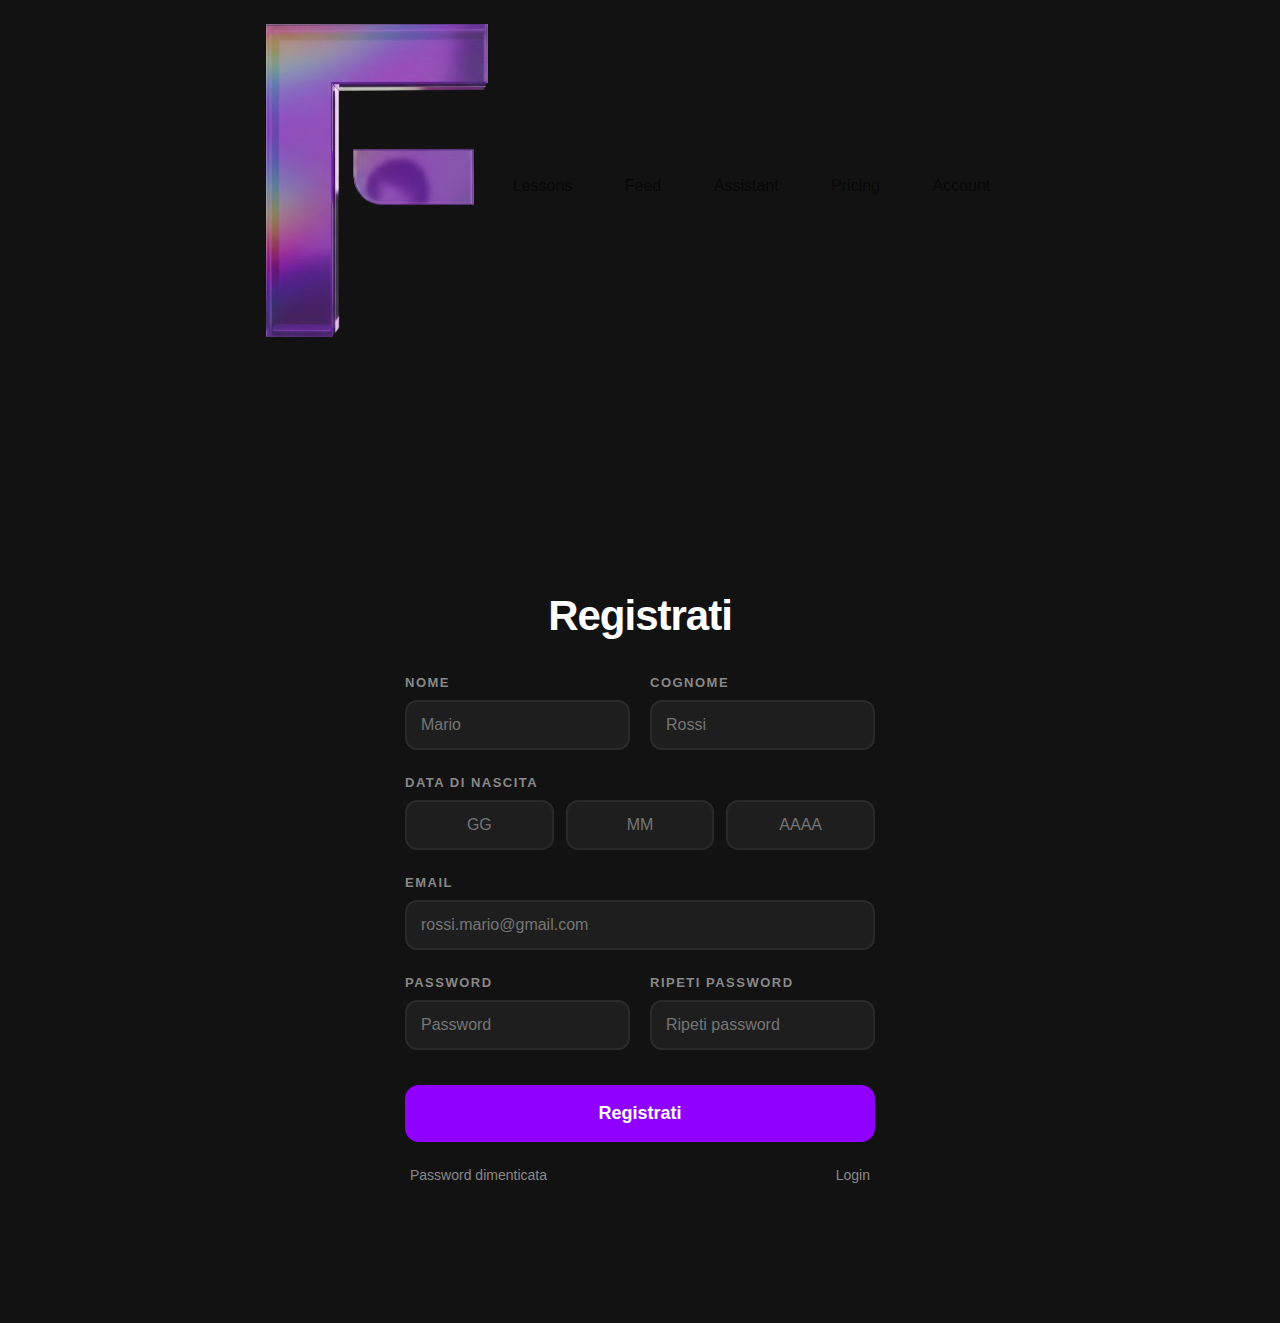
<file: html/registrati.html>
<!DOCTYPE html>
<html lang="it">
<head>
    <meta charset="UTF-8">
    <meta name="viewport" content="width=device-width, initial-scale=1.0">
    <title>Login</title>

    <link rel="stylesheet" href="../css/navbar.css">
    <link rel="stylesheet" href="../css/colori.css">
    <link rel="stylesheet" href="../css/registrati.css">

    <link rel="icon" href="../logo/Gemini_Generated_Image_4a7n3m4a7n3m4a7n-removebg-preview.png">
</head>
<body>

    <!-- Header -->
    <header class="topbar">
    
        <div class="logo">
            <a href="../index.html">
                <img src="../logo/Gemini_Generated_Image_4a7n3m4a7n3m4a7n-removebg-preview.png" alt="Logo Finencial">
            </a>
        </div>

        <button class="hamburger" aria-label="Apri menu">
            <span></span>
            <span></span>
            <span></span>
        </button>

        <nav class="nav-links">
            <a href="nav-link/homepage.html">Lessons</a>
            <a href="nav-link/feed.html">Feed</a>
            <a href="nav-link/assistant.html">Assistant</a>
            <a href="nav-link/pricing.html">Pricing</a>
            <a href="#">Account</a>
        </nav>
    </header>



    <div class="box">
    <h1>Registrati</h1>
    
    <form id="registerForm">
        <div class="info">
            <div class="inputBox">
                <span>Nome</span>
                <input type="text" id="nome" required placeholder="Mario">
            </div>
            <div class="inputBox">
                <span>Cognome</span>
                <input type="text" id="cognome" required placeholder="Rossi">
            </div>
        </div>

        <div class="info">
            <div class="inputBox birth-group">
                <span>Data di nascita</span>
                <div class="birth-inputs">
                    <input type="number" id="day" placeholder="GG" min="1" max="31" required>
                    <input type="number" id="month" placeholder="MM" min="1" max="12" required>
                    <input type="number" id="year" placeholder="AAAA" min="1900" max="2026" required>
                </div>
            </div>
        </div>

        <div class="inputBox">
            <span>Email</span>
            <input type="email" id="email" required placeholder="rossi.mario@gmail.com">
        </div>

        <div class="info">
            <div class="inputBox">
                <span>Password</span>
                <input type="password" id="password" required placeholder="Password">
            </div>
            <div class="inputBox">
                <span>Ripeti Password</span>
                <input type="password" id="confirmPassword" required placeholder="Ripeti password">
            </div>
        </div>

        <p id="error-msg" style="color: #ff4d4d; font-size: 14px; margin-top: 10px; display: none;"></p>

        <input type="submit" value="Registrati" class="Login">
    </form>

    <div class="links">
        <a href="#">Password dimenticata</a>
        <a href="login.html">Login</a>
    </div>
</div>


    <script src="../js/navbar.js"></script>
    <script>
        document.getElementById('registerForm').addEventListener('submit', function(event) {
        // Riferimenti ai campi
        const pass = document.getElementById('password').value;
        const confirmPass = document.getElementById('confirmPassword').value;
        const errorMsg = document.getElementById('error-msg');

        // Reset del messaggio di errore
        errorMsg.style.display = 'none';

        // Controllo uguaglianza password
        if (pass !== confirmPass) {
            event.preventDefault(); // Blocca l'invio del form
            errorMsg.innerText = "Le password non coincidono!";
            errorMsg.style.display = 'block';

            // Opzionale: evidenzia i bordi in rosso
            document.getElementById('confirmPassword').style.borderColor = "#ff4d4d";
        } else {
            // Se tutto è ok, puoi procedere (es. invio dati al server)
            alert("Registrazione effettuata con successo!");
        }
        });
    </script>

    
</body>
</html>
</file>
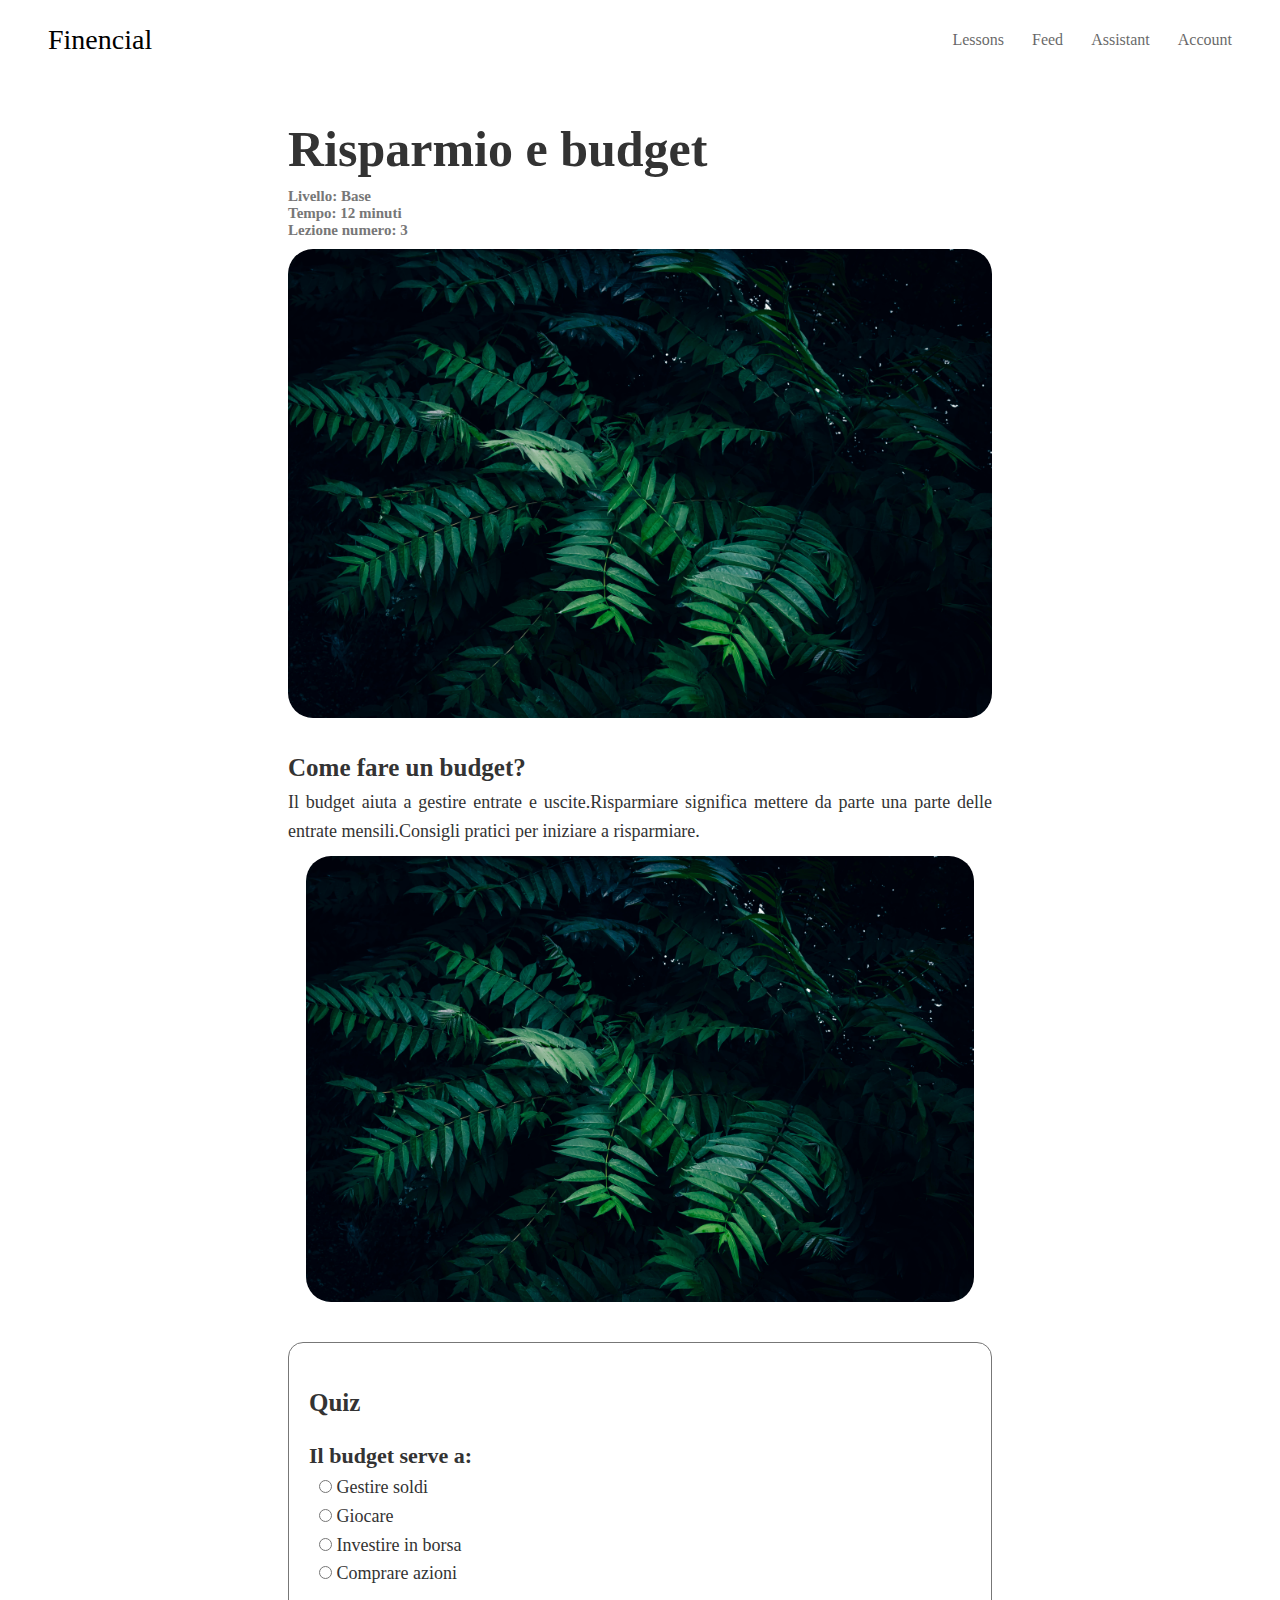
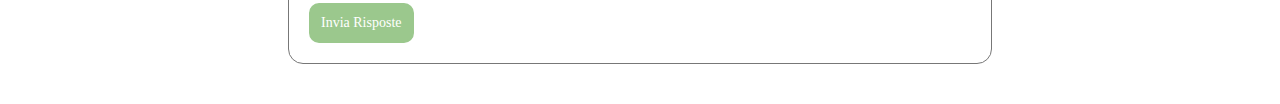
<file: html/Lezioni/lezione_3.html>
<!DOCTYPE html>
<html lang="it">
<head>
    <meta charset="UTF-8">
    <meta name="viewport" content="width=device-width, initial-scale=1.0">
    <title>Risparmio e budget</title>
    <link rel="stylesheet" href="../../css/style.css">
    <link rel="stylesheet" href="../../css/lezioni.css">
</head>
<body>
    <!-- Header -->
    <header class="topbar">
        <div class="logo">Finencial</div>
        <nav>
            <a href="../nav-link/homepage.html">Lessons</a>
            <a href="../nav-link/feed.html">Feed</a>
            <a href="../nav-link/assistant.html">Assistant</a>
            <a href="../nav-link/account.html">Account</a>
        </nav>
    </header>
    <main>
    <!-- Articolo -->
    <div class="articolo">
        <div class="headerLezione">
            <h1>Risparmio e budget</h1>
            <h3>Livello: Base</h3>
            <h3>Tempo: 12 minuti</h3>
            <h3>Lezione numero: 3</h3>
            <img src="../../img/lezione3/intro.jpg" alt="immagine lezione">
        </div>
        <div class="contenutoLezione">
          <h2>Come fare un budget?</h2>
          <p>Il budget aiuta a gestire entrate e uscite.<img1>Risparmiare significa mettere da parte una parte delle entrate mensili.<vid1>Consigli pratici per iniziare a risparmiare.</p>
          <img src="../../img/lezione3/intro.jpg" alt="Esempio di budget mensile">
        <div class="domande">
            <h2>Quiz</h2>
            <form id="quizForm">
            <div class="domanda">
                <h3>Il budget serve a:</h3>
                    <label><input type="radio" name="q1" value="0"> Gestire soldi</label><br>
                    <label><input type="radio" name="q1" value="1"> Giocare</label><br>
                    <label><input type="radio" name="q1" value="2"> Investire in borsa</label><br>
                    <label><input type="radio" name="q1" value="3"> Comprare azioni</label><br>
            </div>
                <button type="submit" onclick="checkQuiz()">Invia Risposte</button>
            </form>
        </div>
        </div>
    </main>
    <script>
        function checkQuiz() {
            event.preventDefault();
            let score = 0;
            const totalQuestions = document.querySelectorAll('.domanda').length;
            document.querySelectorAll('.domanda').forEach(q => {
                const selected = q.querySelector('input:checked');
                if (selected && parseInt(selected.value) === 0) score++;
            });
            alert(`Hai risposto correttamente a ${score} su ${totalQuestions} domande.`);
            if (score === totalQuestions) window.location.href = "../nav-link/homepage.html";
        }
    </script>
</body>
</html>
</file>
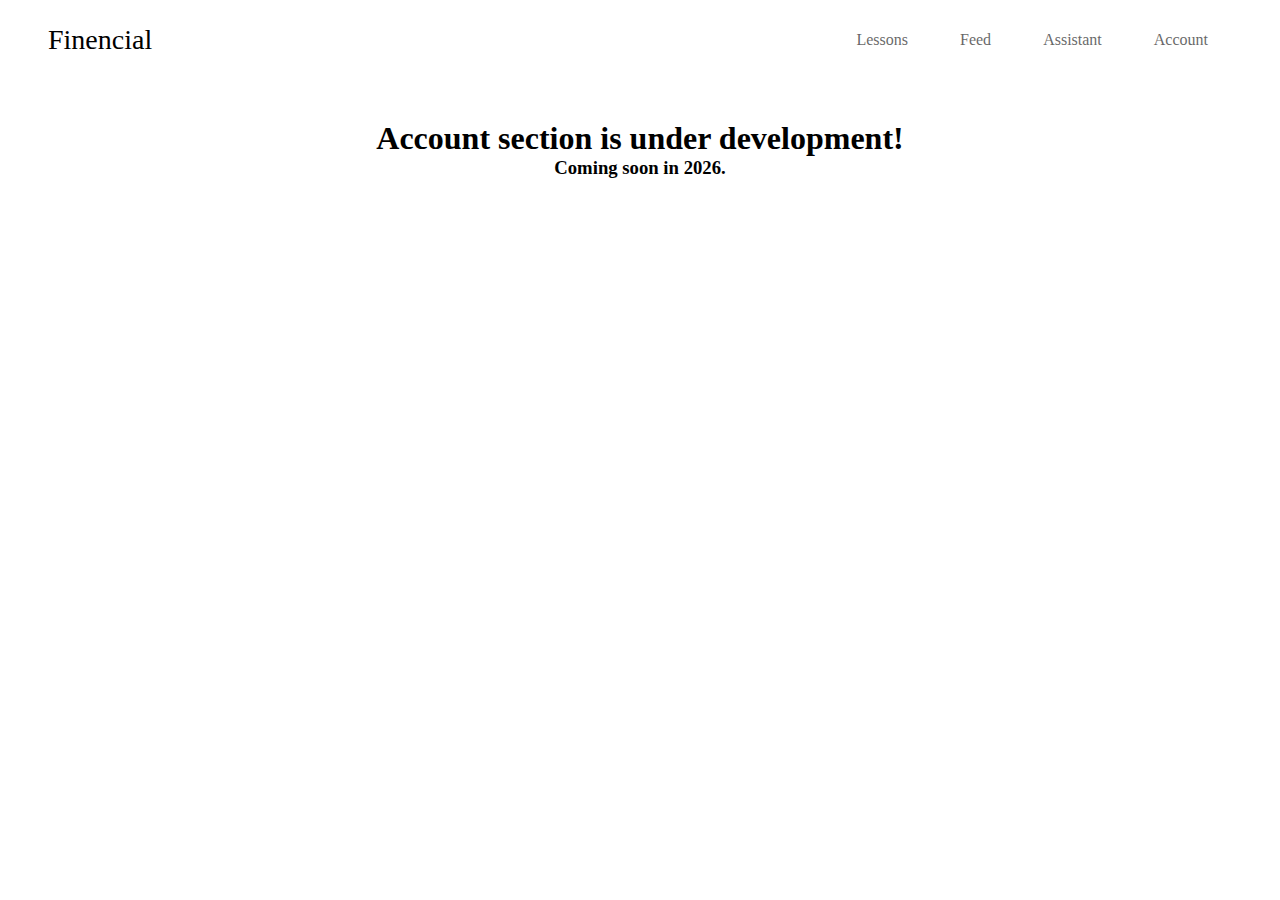
<file: html/nav-link/account.html>
<!DOCTYPE html>
<html lang="en">
<head>
  <meta charset="UTF-8" />
  <title>Finencial - Account</title>
  <meta name="viewport" content="width=device-width, initial-scale=1.0" />
  <link rel="stylesheet" href="../../css/nav-link/homepagestyle.css">
  <link rel="stylesheet" href="../../css/navbar.css">
</head>
<body>

  <!-- Header -->
  <header class="topbar">
    <div class="logo">Finencial</div>

    <button class="hamburger" aria-label="Apri menu">
      <span></span>
      <span></span>
      <span></span>
    </button>

    <nav class="nav-links">
      <a href="homepage.html">Lessons</a>
      <a href="feed.html">Feed</a>
      <a href="assistant.html">Assistant</a>
      <a class="active" href="#">Account</a>
    </nav>
  </header>

  <main>
   <section>
     <div class="container">
      <h1>Account section is under development!</h1>
      <h3>Coming soon in 2026.</h3>
     </div>
   </section>
  </main>

</body>
</html>
</file>
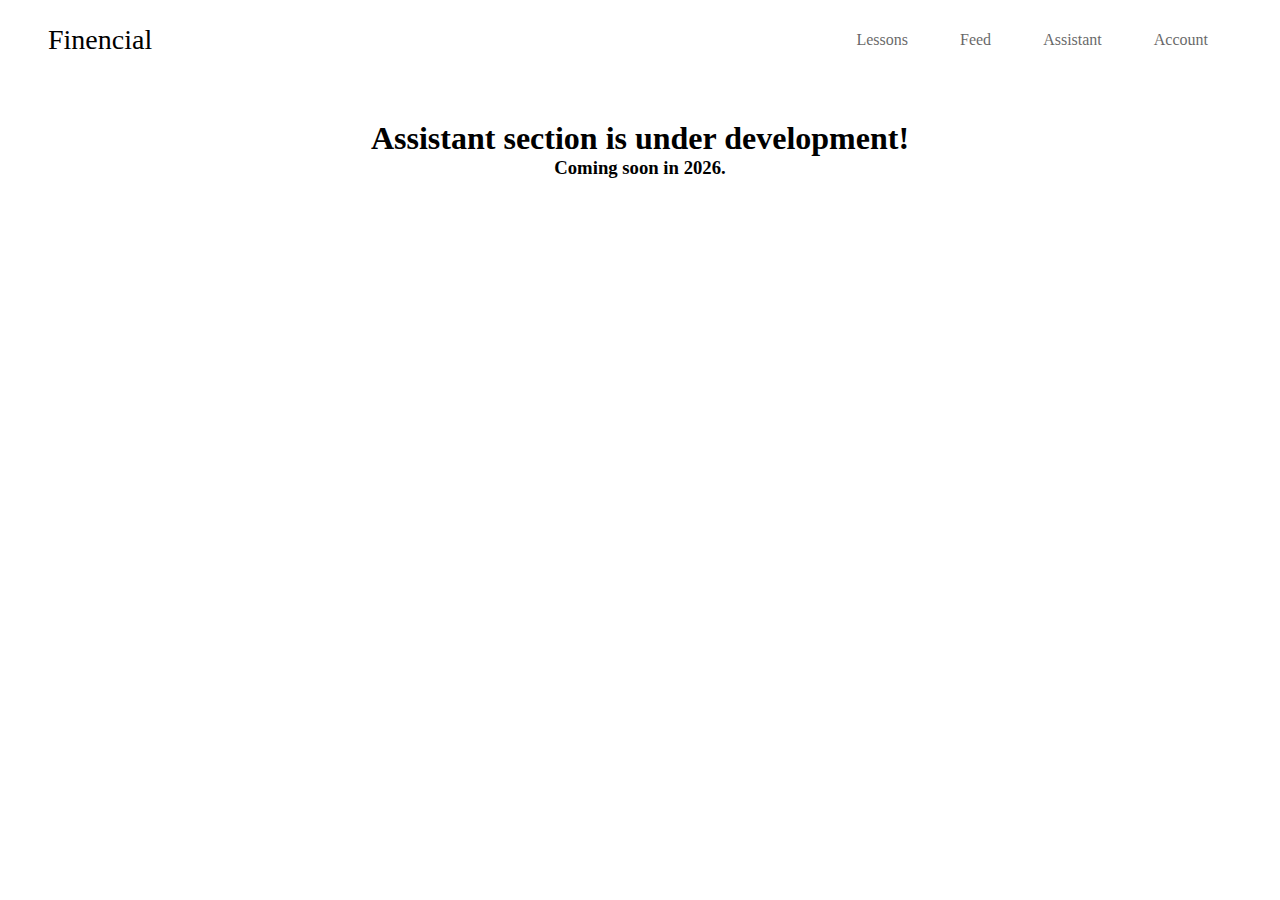
<file: html/nav-link/assistant.html>
<!DOCTYPE html>
<html lang="en">
<head>
  <meta charset="UTF-8" />
  <title>Finencial - Assistant</title>
  <meta name="viewport" content="width=device-width, initial-scale=1.0" />
  <link rel="stylesheet" href="../../css/nav-link/homepagestyle.css">
  <link rel="stylesheet" href="../../css/navbar.css">
</head>
<body>

  <!-- Header -->
  <header class="topbar">
    <div class="logo">Finencial</div>

    <button class="hamburger" aria-label="Apri menu">
      <span></span>
      <span></span>
      <span></span>
    </button>

    <nav class="nav-links">
      <a href="homepage.html">Lessons</a>
      <a href="feed.html">Feed</a>
      <a class="active" href="#">Assistant</a>
      <a href="../login.html">Account</a>
    </nav>
  </header>

  <main>
   <section>
     <div class="container">
      <h1>Assistant section is under development!</h1>
      <h3>Coming soon in 2026.</h3>
     </div>
   </section>
  </main>

  <script src="../../js/navbar.js"></script>

</body>
</html>
</file>
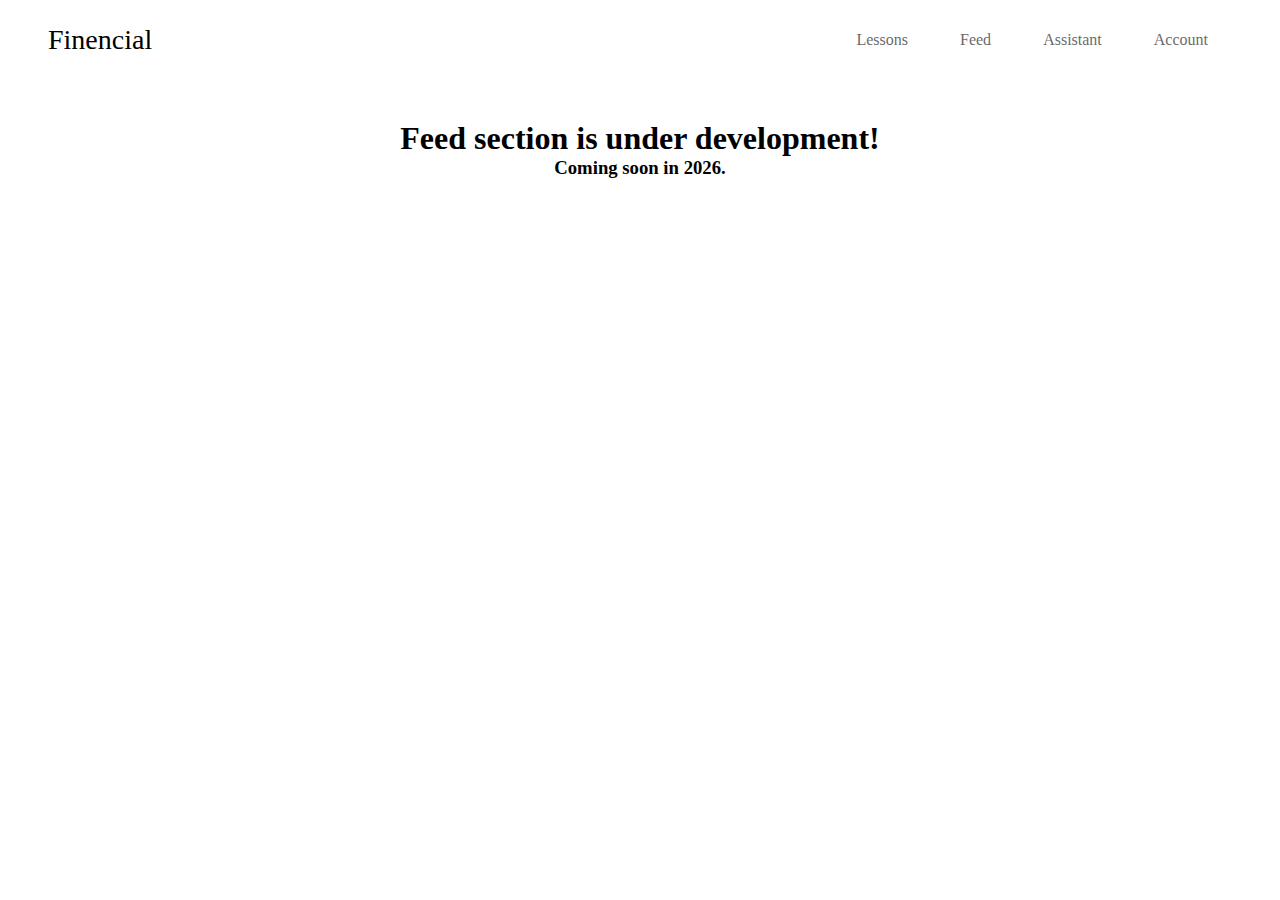
<file: html/nav-link/feed.html>
<!DOCTYPE html>
<html lang="en">
<head>
  <meta charset="UTF-8" />
  <title>Finencial - Feed</title>
  <meta name="viewport" content="width=device-width, initial-scale=1.0" />
  <link rel="stylesheet" href="../../css/nav-link/homepagestyle.css">
  <link rel="stylesheet" href="../../css/navbar.css">
</head>
<body>

  <!-- Header -->
  <header class="topbar">
    <div class="logo">Finencial</div>

    <button class="hamburger" aria-label="Apri menu">
      <span></span>
      <span></span>
      <span></span>
    </button>

    <nav class="nav-links">
      <a href="homepage.html">Lessons</a>
      <a class="active" href="#">Feed</a>
      <a href="assistant.html">Assistant</a>
      <a href="../login.html">Account</a>
    </nav>
  </header>

  <main>
   <section>
     <div class="container">
      <h1>Feed section is under development!</h1>
      <h3>Coming soon in 2026.</h3>
     </div>
   </section>
  </main>

  <script src="../../js/navbar.js"></script>

</body>
</html>
</file>
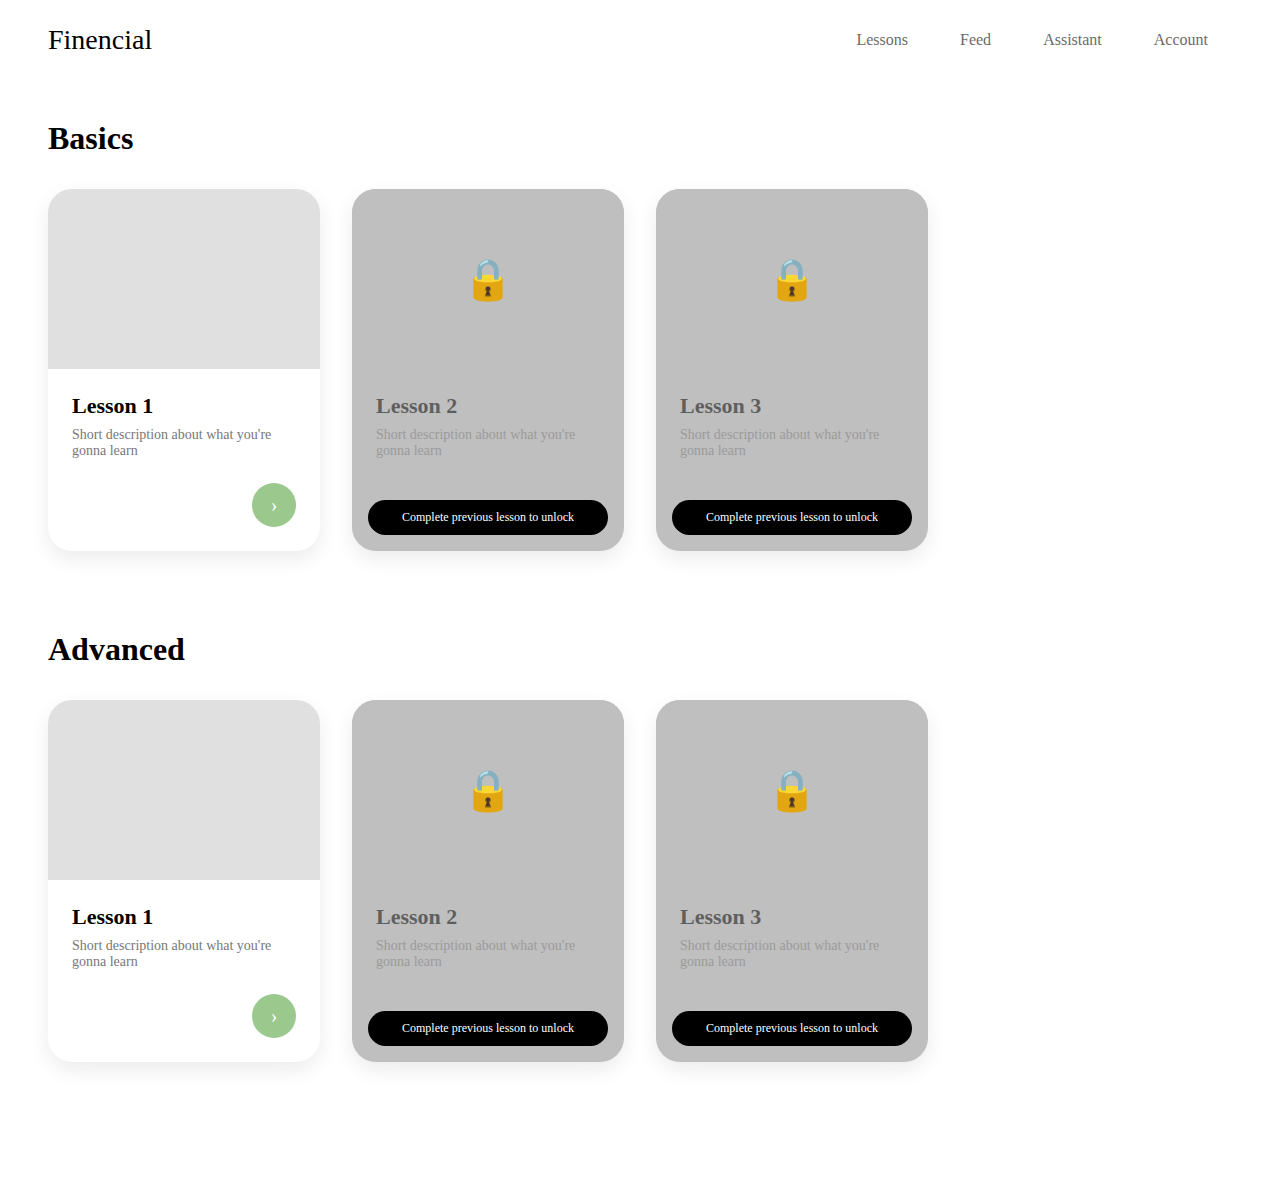
<file: html/nav-link/homepage.html>
<!DOCTYPE html>
<html lang="en">
<head>
  <meta charset="UTF-8" />
  <title>Finencial - Homepage</title>
  <meta name="viewport" content="width=device-width, initial-scale=1.0" />
  <link rel="stylesheet" href="../../css/nav-link/homepagestyle.css">
  <link rel="stylesheet" href="../../css/navbar.css">
</head>
<body>

  <!-- Header -->
  <header class="topbar">
    <div class="logo">Finencial</div>

    <button class="hamburger" aria-label="Apri menu">
      <span></span>
      <span></span>
      <span></span>
    </button>

    <nav class="nav-links">
      <a href="#">Lessons</a>
      <a href="feed.html">Feed</a>
      <a href="assistant.html">Assistant</a>
      <a href="../login.html">Account</a>
    </nav>
  </header>

  <main>
    <!-- BASICS -->
    <section>
      <h2>Basics</h2>

      <div class="cards">
        <!-- Unlocked -->
        <div class="card">
          <div class="card-image"></div>
          <div class="card-body">
            <h3>Lesson 1</h3>
            <p>Short description about what you're gonna learn</p>
             <div class="card-actions">
              <button class="next-btn" onclick="window.location.href='../Lezioni/lezione_1.html'">›</button>
            </div>
          </div>
        </div>

        <!-- Locked -->
        <div class="card locked">
          <div class="card-image lock">
            🔒
          </div>
          <div class="card-body">
            <h3>Lesson 2</h3>
            <p>Short description about what you're gonna learn</p>
          </div>
          <div class="locked-banner">
            Complete previous lesson to unlock
          </div>
        </div>

        <!-- Locked -->
        <div class="card locked">
          <div class="card-image lock">
            🔒
          </div>
          <div class="card-body">
            <h3>Lesson 3</h3>
            <p>Short description about what you're gonna learn</p>
          </div>
          <div class="locked-banner">
            Complete previous lesson to unlock
          </div>
        </div>
      </div>
    </section>

    <!-- ADVANCED -->
    <section>
      <h2>Advanced</h2>

      <div class="cards">
        <div class="card">
          <div class="card-image"></div>
          <div class="card-body">
            <h3>Lesson 1</h3>
            <p>Short description about what you're gonna learn</p>
            <div class="card-actions">
              <button class="next-btn" onclick="window.location.href='../Lezioni/lezione_3.html'">›</button>
            </div>
          </div>
        </div>

        <div class="card locked">
          <div class="card-image lock">
            🔒
          </div>
          <div class="card-body">
            <h3>Lesson 2</h3>
            <p>Short description about what you're gonna learn</p>
          </div>
          <div class="locked-banner">
            Complete previous lesson to unlock
          </div>
        </div>

        <div class="card locked">
          <div class="card-image lock">
            🔒
          </div>
          <div class="card-body">
            <h3>Lesson 3</h3>
            <p>Short description about what you're gonna learn</p>
          </div>
          <div class="locked-banner">
            Complete previous lesson to unlock
          </div>
        </div>
      </div>
    </section>
  </main>

  <script src="../../js/navbar.js"></script>

</body>
</html>
</file>
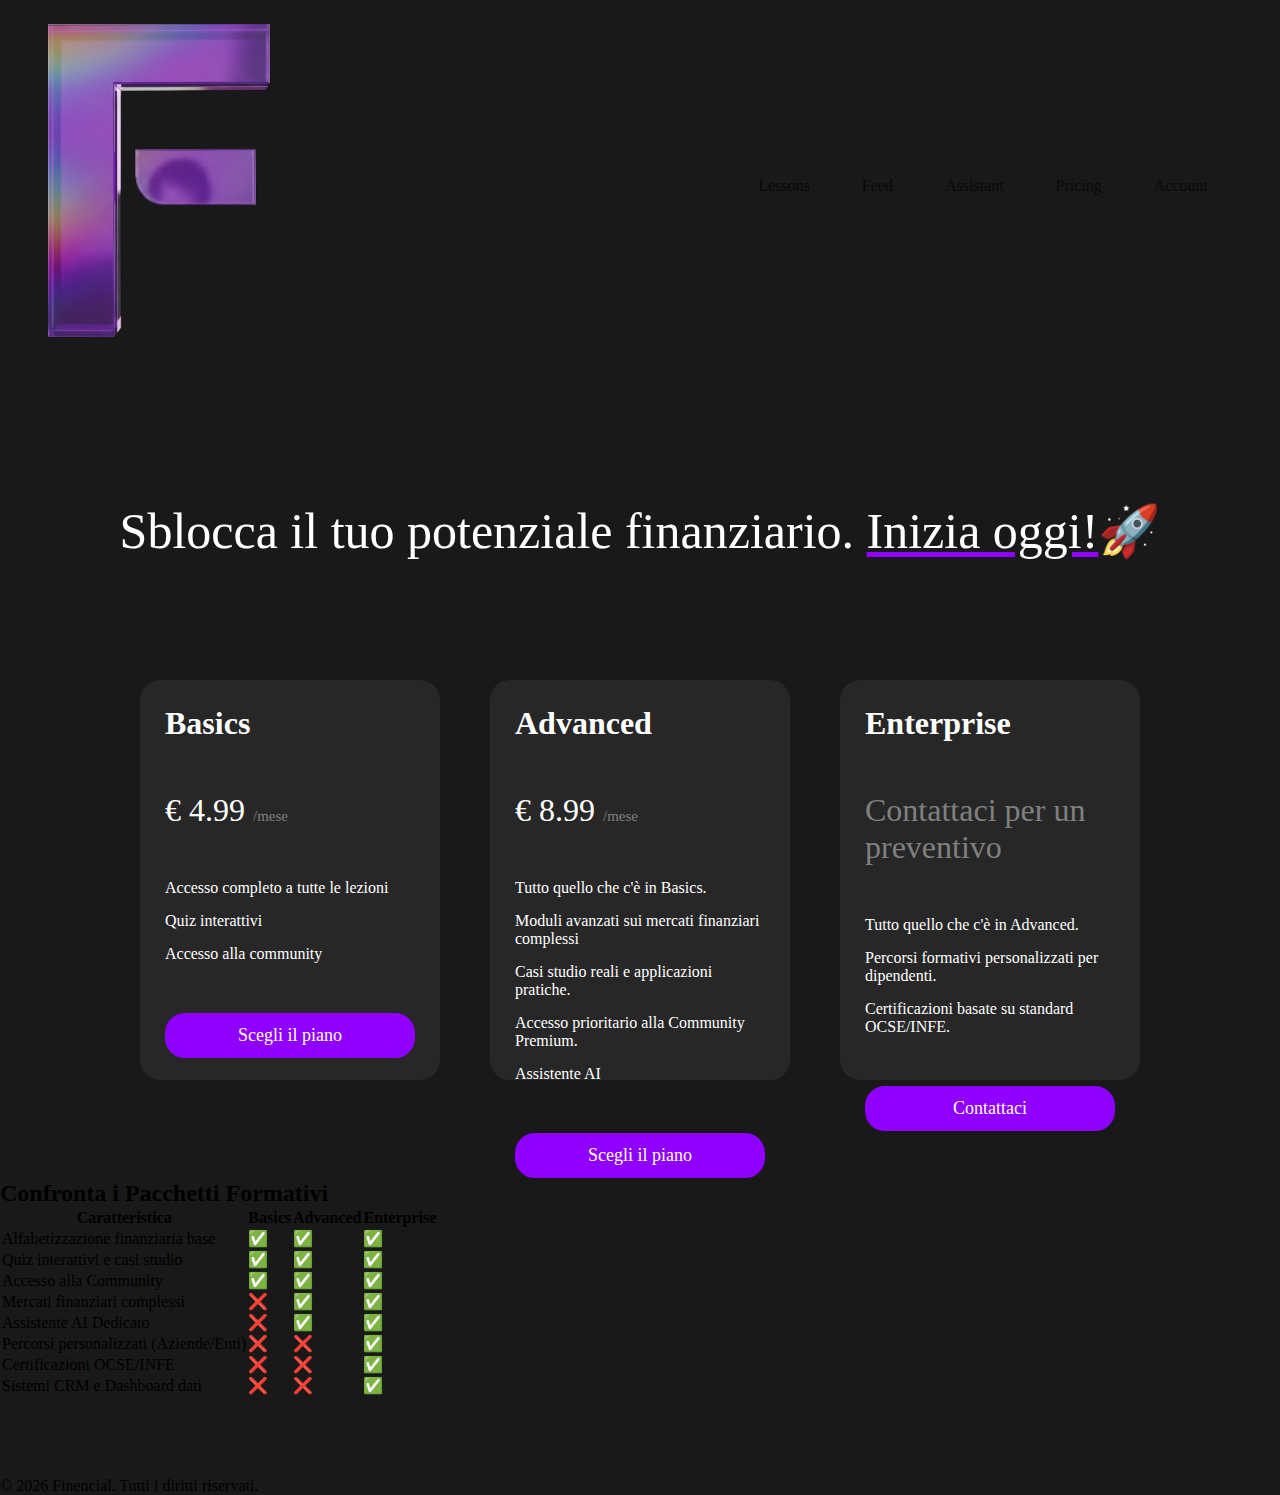
<file: html/nav-link/pricing.html>
<!DOCTYPE html>
<html lang="it">
<head>
    <meta charset="UTF-8">
    <meta name="viewport" content="width=device-width, initial-scale=1.0">
    <title>Pricing</title>

    <link rel="stylesheet" href="../../css/style.css">
    <link rel="stylesheet" href="../../css/navbar.css">
    <link rel="stylesheet" href="../../css/colori.css">
    <link rel="stylesheet" href="../../css/nav-link/pricing.css">

    <link rel="icon" href="../../logo/Gemini_Generated_Image_4a7n3m4a7n3m4a7n-removebg-preview.png">
</head>
<body>

    <header class="topbar">
        <div class="logo">
            <a href="../../index.html">
                <img src="../../logo/Gemini_Generated_Image_4a7n3m4a7n3m4a7n-removebg-preview.png" alt="Logo Finencial">
            </a>
        </div>

        <button class="hamburger" aria-label="Apri menu">
            <span></span>
            <span></span>
            <span></span>
        </button>

        <nav class="nav-links">
            <a href="homepage.html">Lessons</a>
            <a href="feed.html">Feed</a>
            <a href="assistant.html">Assistant</a>
            <a href="#">Pricing</a>
            <a href="../login.html">Account</a>
        </nav>
    </header>

    <main>
        <section>
            <div class="container">
                <p>Sblocca il tuo potenziale finanziario. <span>Inizia oggi!</span>🚀</p>
            </div>
        </section>
    </main>

    <section class="abbonamenti">

        <div class="card">
            <h2 class="title">Basics</h2>

            <div class="price">
                <span class="currency">€</span>
                <span class="amount">4.99</span>
                <span class="period">/mese</span>
            </div>

            <ul>
                <li>Accesso completo a tutte le lezioni</li>
                <li>Quiz interattivi</li>
                <li>Accesso alla community</li>
            </ul>

            <input type="submit" value="Scegli il piano" class="btn">
        </div>

        <div class="card highlighted">
            <h2 class="title">Advanced</h2>

            <div class="price">
                <span class="currency">€</span>
                <span class="amount">8.99</span>
                <span class="period">/mese</span>
            </div>

            <ul>
                <li>Tutto quello che c'è in Basics.</li>
                <li>Moduli avanzati sui mercati finanziari complessi</li>
                <li>Casi studio reali e applicazioni pratiche.</li>
                <li>Accesso prioritario alla Community Premium.</li>
                <li>Assistente AI</li>
            </ul>

            <input type="submit" value="Scegli il piano" class="btn">
        </div>

        <div class="card">
            <h2 class="title">Enterprise</h2>

            <div class="price">
                <span class="currency" style="color: gray;">Contattaci per un preventivo</span>
                <span class="amount"></span>
                <span class="period"></span>
            </div>

            <ul>
                <li>Tutto quello che c'è in Advanced.</li>
                <li>Percorsi formativi personalizzati per dipendenti.</li>
                <li>Certificazioni basate su standard OCSE/INFE.</li>
            </ul>

            <input type="submit" value="Contattaci" class="btn">
        </div>
    </section>

    <section>

        <section class="confronto-piani">
    <div class="container-tabella">
        <h2 class="tabella-titolo">Confronta i Pacchetti Formativi</h2>
        <table>
            <thead>
                <tr>
                    <th>Caratteristica</th>
                    <th>Basics</th>
                    <th>Advanced</th>
                    <th>Enterprise</th>
                </tr>
            </thead>
            <tbody>
                <tr>
                    <td>Alfabetizzazione finanziaria base</td>
                    <td>✅</td>
                    <td>✅</td>
                    <td>✅</td>
                </tr>
                <tr>
                    <td>Quiz interattivi e casi studio</td>
                    <td>✅</td>
                    <td>✅</td>
                    <td>✅</td>
                </tr>
                <tr>
                    <td>Accesso alla Community</td>
                    <td>✅</td>
                    <td>✅</td>
                    <td>✅</td>
                </tr>
                <tr>
                    <td>Mercati finanziari complessi</td>
                    <td>❌</td>
                    <td>✅</td>
                    <td>✅</td>
                </tr>
                <tr>
                    <td>Assistente AI Dedicato</td>
                    <td>❌</td>
                    <td>✅</td>
                    <td>✅</td>
                </tr>
                <tr>
                    <td>Percorsi personalizzati (Aziende/Enti)</td>
                    <td>❌</td>
                    <td>❌</td>
                    <td>✅</td>
                </tr>
                <tr>
                    <td>Certificazioni OCSE/INFE</td>
                    <td>❌</td>
                    <td>❌</td>
                    <td>✅</td>
                </tr>
                <tr>
                    <td>Sistemi CRM e Dashboard dati</td>
                    <td>❌</td>
                    <td>❌</td>
                    <td>✅</td>
                </tr>
            </tbody>
        </table>
    </div>
</section>

    </section>

    <footer>
        <p>© 2026 Finencial. Tutti i diritti riservati.</p>
    </footer>

    <script src="../../js/navbar.js"></script>
</body>
</html>
</file>
<file: css/navbar.css>
/* Header */
.topbar {
    display: flex;
    justify-content: space-between;
    align-items: center;
    padding: 24px 48px;
}

.logo {
    font-size: 28px;
}

nav a {
    margin: 24px;
    text-decoration: none;
    color: #000;
    opacity: 0.6;
    transition: all 0.3s ease;
}

nav a:hover {
    background: #f1f1f1;
    padding: 8px 16px;
    border-radius: 999px;
    opacity: 1;
}

.hamburger {
    display: none;
    flex-direction: column;
    gap: 6px;
    background: none;
    border: none;
    cursor: pointer;
}

.hamburger span {
    width: 24px;
    height: 2px;
    background: #000;
    display: block;
}

@media (max-width: 768px) {

    .topbar {
        padding: 20px 24px;
    }

    .hamburger {
        display: flex;
    }

    .nav-links {
        position: absolute;
        top: 80px;
        right: 24px;
        background: #fff;
        box-shadow: 0 12px 30px rgba(0,0,0,0.1);
        border-radius: 16px;
        display: none;
        flex-direction: column;
        min-width: 180px;
        padding: 12px 0;
        z-index: 1000;
    }

    .nav-links a {
        margin: 0;
        padding: 12px 20px;
    }

    .nav-links.show {
        display: flex;
    }
}
</file>
<file: css/colori.css>
:root{
    --bg: #191919;
    --bgGlass: rgba(25, 25, 25, 0.8);
    --violet: #8f00ff;
    --violetGlass: rgba(143, 0, 255, 0.8);
    --violetGlass1: rgba(143, 0, 255, 0.5);
    --gray: #272727;
}
</file>
<file: css/registrati.css>
:root {
    --radius: 24px;
    --violet: #8f00ff;
    --violetGlass: rgba(143, 0, 255, 0.4);
    --violetGlass1: rgba(143, 0, 255, 0.7);
    --bg: #121212;
    --bgGlass: rgba(255, 255, 255, 0.05);
    --muted: #888;
}

/* Reset Generale */
* {
    margin: 0;
    padding: 0;
    box-sizing: border-box;
    font-family: 'Inter', Arial, sans-serif;
}

body {
    background: var(--bg);
    min-height: 100vh;
    display: flex;
    flex-direction: column;
    align-items: center;
    color: white;
    margin: 0;
}

/* 🟢 FIX AUTOFILL: Impedisce lo sfondo bianco sulla mail */
input:-webkit-autofill,
input:-webkit-autofill:hover, 
input:-webkit-autofill:focus {
    -webkit-text-fill-color: white !important;
    -webkit-box-shadow: 0 0 0px 1000px #1a1a1a inset !important;
    transition: background-color 5000s ease-in-out 0s;
}

/* BOX REGISTRAZIONE */
.box {
    width: 95%;
    max-width: 550px;
    padding: 40px;
    text-align: center;
    
    /* 🟢 SPAZIATURA: 180px sopra (per la navbar) e 100px sotto */
    margin-top: 180px;
    margin-bottom: 100px; 
    z-index: 1;
}

.box h1 {
    color: white;
    margin-bottom: 35px;
    font-size: 42px;
    font-weight: 800;
    letter-spacing: -1px;
}

/* LAYOUT RIGHE */
.info {
    display: flex;
    gap: 20px;
    width: 100%;
}

.inputBox {
    display: flex;
    flex-direction: column;
    text-align: left;
    margin-bottom: 25px; /* Spazio tra le righe di input */
    flex: 1;
}

.inputBox span {
    margin-bottom: 10px;
    font-size: 13px;
    text-transform: uppercase;
    letter-spacing: 1.5px;
    color: var(--muted);
    font-weight: 700;
}

.inputBox input {
    background-color: var(--bgGlass);
    border: 2px solid #2a2a2a;
    border-radius: 12px;
    padding: 14px;
    color: white;
    font-size: 16px;
    transition: all 0.3s ease;
    width: 100%;
}

.inputBox input:focus {
    outline: none;
    border-color: var(--violet);
    background-color: rgba(255, 255, 255, 0.08);
    box-shadow: 0 0 15px rgba(143, 0, 255, 0.2);
}

/* DATA DI NASCITA */
.birth-inputs {
    display: flex;
    gap: 12px;
    width: 100%;
}

.birth-inputs input {
    text-align: center;
    flex: 1;
}

/* RIMUOVERE FRECCETTE */
input::-webkit-outer-spin-button,
input::-webkit-inner-spin-button {
    -webkit-appearance: none;
    margin: 0;
}
input[type=number] { -moz-appearance: textfield; }

/* BOTTONE */
.Login {
    background-color: var(--violet);
    border: solid 2px var(--violet);
    padding: 16px;
    margin: 10px 0 25px 0;
    width: 100%;
    border-radius: 14px;
    cursor: pointer;
    font-size: 18px;
    font-weight: 700;
    color: white;
    transition: 0.3s;
}

.Login:hover {
    background-color: var(--violetGlass1);
    transform: scale(1.01);
}

/* LINKS */
.links {
    display: flex;
    justify-content: space-between;
    padding: 0 5px;
}

.links a {
    text-decoration: none;
    color: var(--muted);
    font-size: 14px;
}

.links a:hover { color: var(--violet); }

/* 🟢 FOOTER FIX */
footer {
    margin-top: auto; /* Spinge il footer in fondo */
    width: 100%;
    padding: 40px 20px;
    border-top: 1px solid rgba(255, 255, 255, 0.1);
    text-align: center;
    color: #555;
    background: var(--bg);
}

/* RESPONSIVE */
@media (max-width: 600px) {
    .info { flex-direction: column; gap: 0; }
    .box {
        margin-top: 130px;
        margin-bottom: 50px;
        padding: 30px 20px;
    }
    .box h1 { font-size: 32px; }
}
</file>
<file: css/style.css>
:root {
    --bg: #ffffff;
    --card: #ffffff;
    --card-locked: #bfbfbf;
    --muted: #777;
    --accent: #9bc88d;
    --black: #000;
    --radius: 24px;
}

* {
    box-sizing: border-box;
    font-family: "Georgia", serif;
}

body {
    margin: 0;
    background: var(--bg);
    color: #000;
}

/* Header */
.topbar {
    display: flex;
    justify-content: space-between;
    align-items: center;
    padding: 24px 48px;
}

.logo {
    font-size: 28px;
}

nav a {
    margin-left: 24px;
    text-decoration: none;
    color: #000;
    opacity: 0.6;
}

nav a.active {
    background: #f1f1f1;
    padding: 8px 16px;
    border-radius: 999px;
    opacity: 1;
}

/* Main */
main {
    padding: 40px 48px;
}

section {
    margin-bottom: 80px;
}
</file>
<file: css/lezioni.css>
:root {
    --nero: #333333;
    --grigio: #777777;
    --verde: #9bc88d;
}

*{
    padding: 0;
    margin: 0;
}

main{
    max-width: 800px;   
    width: 100%;        
    margin: 0 auto;     
    text-align: left;
}

.headerLezione {
    text-align: left;
}

.headerLezione h1{
    font-size: 50px;
    margin-bottom: 10px;
    color: var(--nero);
}

.headerLezione h3{
    font-size: 15px;
    color: var(--grigio);
}

.headerLezione img{
    width: 100%;
    height: auto;
    max-width: 100%;
    border-radius: 25px;
    display: block;
    margin-top: 10px;
}

.contenutoLezione{
    margin-top: 30px;
    line-height: 1.6;
    color: var(--nero);
}

.contenutoLezione h2{
    margin-top: 20px;
    font-size: 25px;
}

.contenutoLezione p{
    font-size: 18px;
    text-align: justify;
}

.contenutoLezione img{
    border-radius: 25px;
    width: 95%;
    height: auto;
    margin-top: 10px;

    justify-content: center;
    align-content: center;
    display: block;
    margin-left: auto;
    margin-right: auto;
}

.domande{
    margin-top: 40px;
    padding: 20px;
    background-color: white;
    border: solid 1px var(--grigio);
    border-radius: 15px
}

.domande h2{
    margin-bottom: 15px;
    font-size: 25px;
}

.domande h3{
    font-size: 22px;
}

.domande label{
    font-size: 18px;
    margin: 10px;
}

.domande label input{
    margin-top: 5px;
}

input[type="radio"]{
    accent-color: var(--verde);
}


button{
    padding: 10px;
    margin-top: 15px;
    background-color: var(--verde);
    color: white;
    border: none;
    border-radius: 10px;
    border: solid 2px var(--verde);
    transition: all 0.3s ease;
    font-size: 14px;
}

button:hover{
    background-color: white;
    color: var(--verde);
}


@media (max-width: 768px) {

    main{
        padding: 20px;
    }
    .headerLezione h1{
        font-size: 32px;
    }

    .headerLezione h3{
        font-size: 12px;
    }

    .contenutoLezione h2{
        font-size: 20px;
    }

    .contenutoLezione p{
        font-size: 15px;
    }

    .domande h2{
        margin-bottom: 15px;
        font-size: 20px;
    }

    .domande h3{
        font-size: 16px;
    }

    .domande label{
        font-size: 14px;
        margin: 10px;
    }

}
</file>
<file: css/nav-link/homepagestyle.css>
:root {
  --bg: #ffffff;
  --card: #ffffff;
  --card-locked: #bfbfbf;
  --muted: #777;
  --accent: #9bc88d;
  --black: #000;
  --radius: 24px;
}

* {
  box-sizing: border-box;
  margin: 0;
  padding: 0;
  font-family: "Georgia", serif;
}

body {
  background: var(--bg);
  color: #000;
}


/* Main */
main {
  padding: 40px 48px;
}

section {
  margin-bottom: 80px;
}

h2 {
  font-size: 32px;
  margin-bottom: 32px;
}

/* Cards */
.cards {
  display: grid;
  grid-template-columns: repeat(auto-fill, minmax(260px, 1fr));
  gap: 32px;
}

.card {
  position: relative;
  background: var(--card);
  border-radius: var(--radius);
  overflow: hidden;
  box-shadow: 0 8px 20px rgba(0,0,0,0.08);
}

.card-image {
  height: 180px;
  background: #e0e0e0;
}

.card-image.lock {
  display: flex;
  align-items: center;
  justify-content: center;
  font-size: 40px;
  background: var(--card-locked);
}

.card-body {
  padding: 24px;
}

.card-body h3 {
  margin: 0 0 8px;
  font-size: 22px;
}

.card-body p {
  margin: 0;
  color: var(--muted);
  font-size: 14px;
}

/* Next button */
.next-btn {
  bottom: 24px;
  right: 24px;
  width: 44px;
  height: 44px;
  border-radius: 50%;
  border: none;
  background: var(--accent);
  color: #fff;
  font-size: 20px;
  cursor: pointer;
}
.card-actions {
  margin-top: 24px;
  display: flex;
  justify-content: flex-end;
}


/* Locked state */
.card.locked {
  background: var(--card-locked);
}

.card.locked .card-body {
  opacity: 0.5;
}

.locked-banner {
  position: absolute;
  bottom: 16px;
  left: 16px;
  right: 16px;
  background: #000;
  color: #fff;
  text-align: center;
  padding: 10px;
  border-radius: 999px;
  font-size: 12px;
}




.container {
    text-align: center;
}
</file>
<file: css/nav-link/pricing.css>
*{
    margin: 0;
    padding: 0;
    box-sizing: border-box;
}

body{
    font-family: 'Poppins', sans-serif;
    background-color: var(--bg);
}

main{
    display: flex;
    justify-content: center;
    align-items: center;
    padding-top: 130px;
}

.container p{
    color: #fff;
    font-size: 50px;
}

.container p span{
    text-decoration: underline; 
    text-decoration-color: var(--violet); 
    text-underline-offset: 4px;
}

.abbonamenti{
    display: flex;
    flex-wrap: wrap;
    gap: 50px;
    justify-content: center;
}

.card{
    width: 300px;
    height: 400px;
    border-radius: 20px;
    background-color: var(--gray);
    display: flex;
    flex-direction: column;
    color: #fff;
}

.title{
    margin: 25px 25px;
    font-size: 32px;
}

.price, currency, amount{
    margin: 25px 25px;
    font-size: 32px;
    justify-items: center;
    align-items: center;
}

.period{
    font-size: 15px;
    color: gray;
}

ul{
    margin: 25px 25px;
    list-style: none;
    display: flex;
    flex-direction: column;
    gap: 15px;
}

.btn{
    margin: 25px 25px;
    padding: 10px 20px;
    border-radius: 20px;
    background-color: var(--violet);
    color: #fff;
    font-size: 18px;
    border: 2px solid var(--violet);
    transition: background-color 0.3s ease;
}

.btn:hover{
    background-color: var(--violetGlass1);
    cursor: pointer;
}



.highlighted{
    margin-bottom: 20px;
}
</file>
